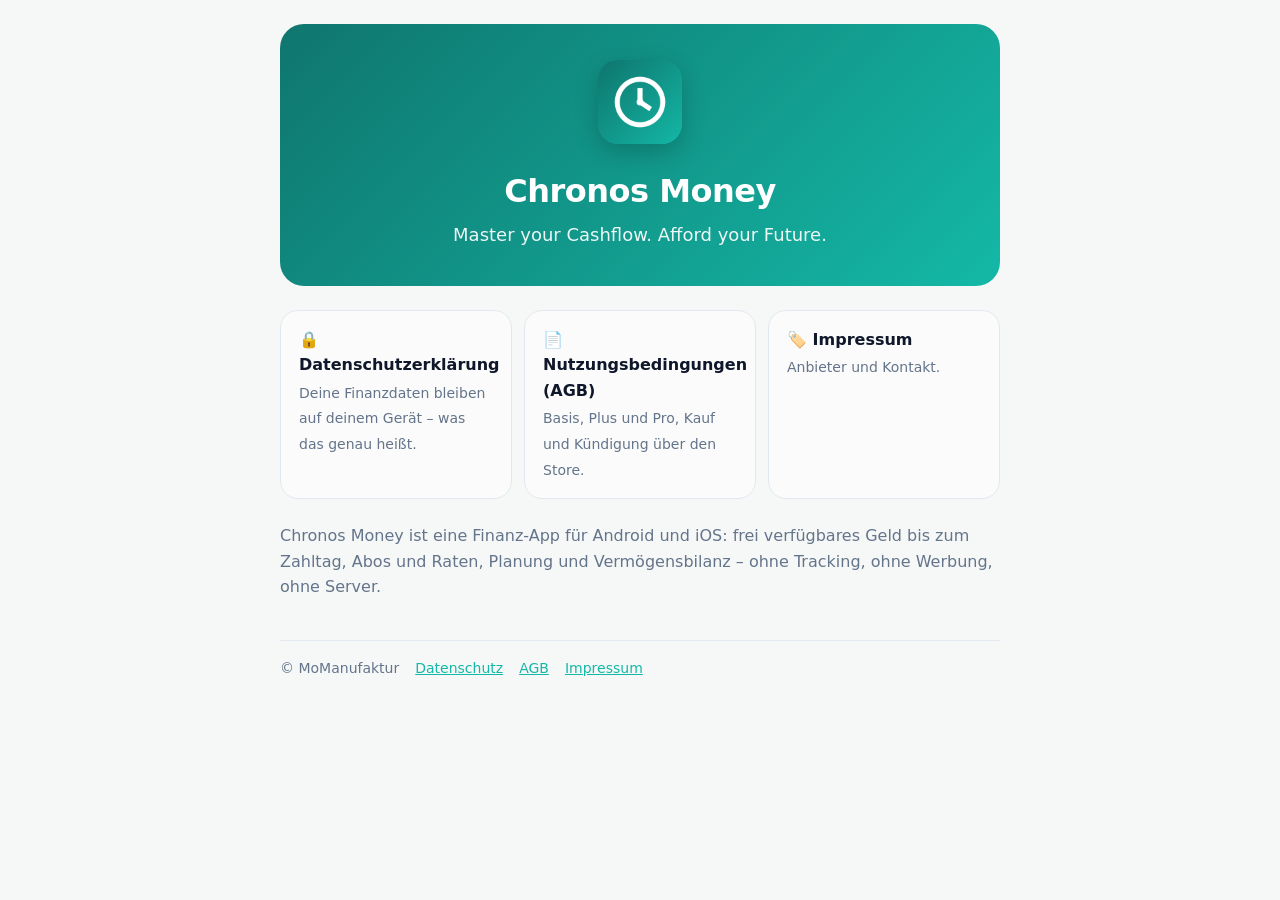
<file: index.html>
<!doctype html>
<html lang="de">
<head>
<meta charset="utf-8">
<meta name="viewport" content="width=device-width, initial-scale=1">
<title>Chronos Money – Rechtliches</title>
<meta name="description" content="Datenschutzerklärung, Nutzungsbedingungen und Impressum der App Chronos Money von MoManufaktur.">

<meta name="theme-color" content="#0f766e">
<link rel="icon" href="icons/favicon.png">
<link rel="apple-touch-icon" href="icons/apple-touch-icon.png">
<link rel="stylesheet" href="style.css">
</head>
<body>
<main class="wrap">
<section class="hero">
  <img src="icons/icon-512.png" alt="Chronos Money Logo">
  <h1>Chronos Money</h1>
  <p>Master your Cashflow. Afford your Future.</p>
</section>
<div class="grid">
  <a class="card linkcard" href="datenschutz.html"><b>🔒 Datenschutzerklärung</b><span>Deine Finanzdaten bleiben auf deinem Gerät – was das genau heißt.</span></a>
  <a class="card linkcard" href="agb.html"><b>📄 Nutzungsbedingungen (AGB)</b><span>Basis, Plus und Pro, Kauf und Kündigung über den Store.</span></a>
  <a class="card linkcard" href="impressum.html"><b>🏷️ Impressum</b><span>Anbieter und Kontakt.</span></a>
</div>
<p class="muted">Chronos Money ist eine Finanz-App für Android und iOS: frei verfügbares Geld bis zum Zahltag, Abos und Raten, Planung und Vermögensbilanz – ohne Tracking, ohne Werbung, ohne Server.</p>
<footer><span>© MoManufaktur</span><a href="datenschutz.html">Datenschutz</a><a href="agb.html">AGB</a><a href="impressum.html">Impressum</a></footer>
</main>
</body>
</html>
</file>
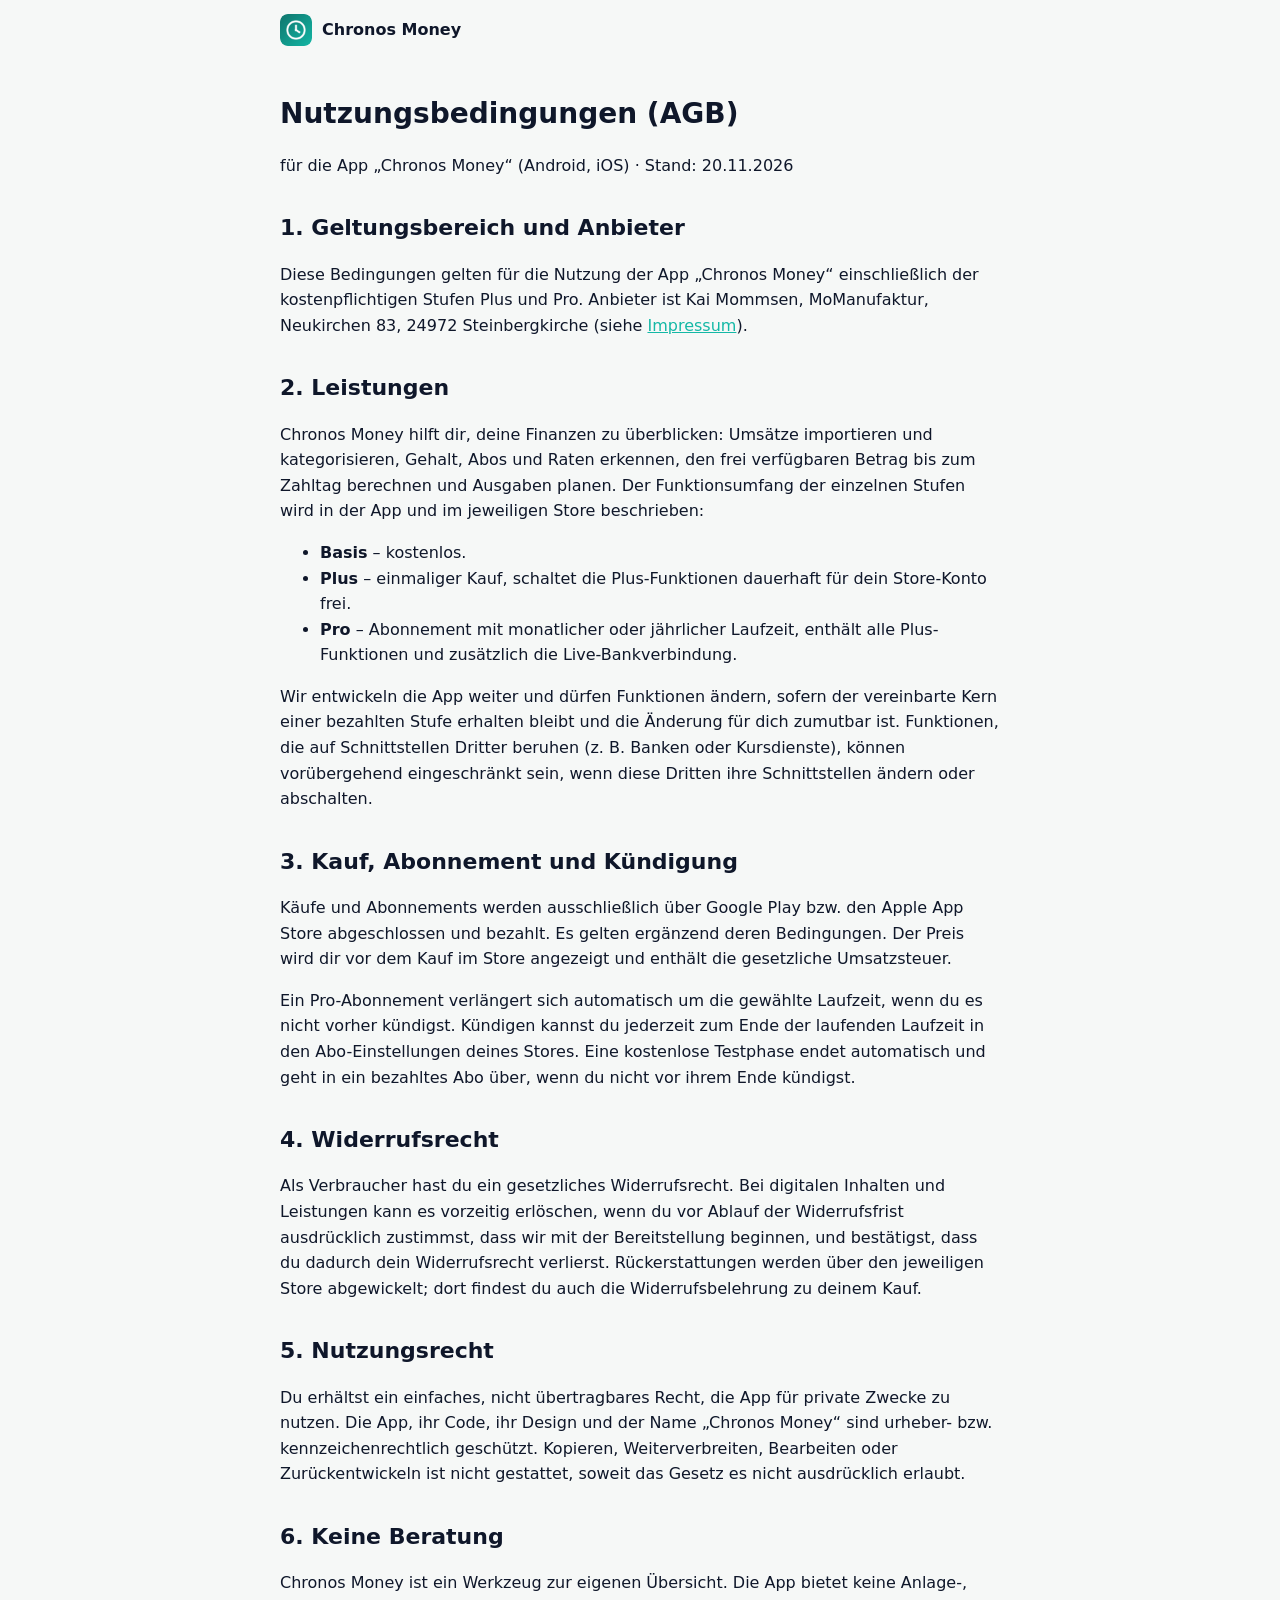
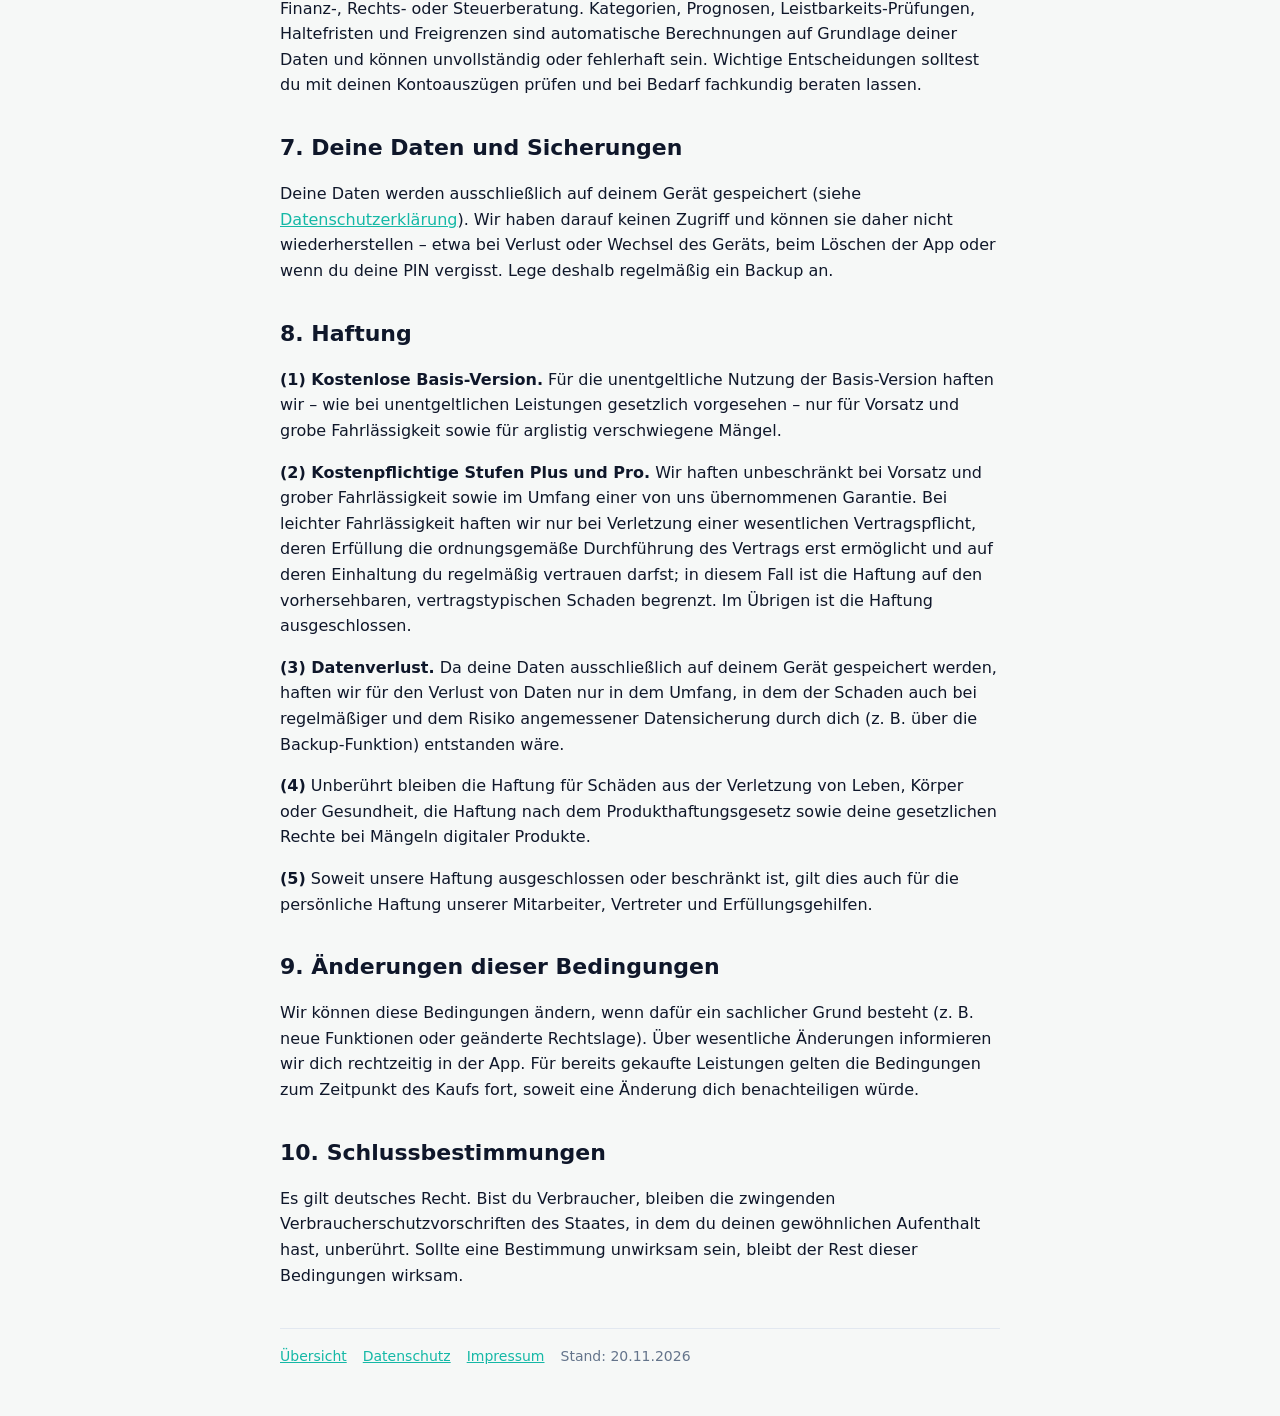
<file: agb.html>
<!doctype html>
<html lang="de">
<head>
<meta charset="utf-8">
<meta name="viewport" content="width=device-width, initial-scale=1">
<title>Nutzungsbedingungen (AGB) – Chronos Money</title>

<link rel="icon" href="icons/favicon.png">
<link rel="stylesheet" href="style.css">
</head>
<body>
<header class="top"><img src="icons/icon-192.png" alt=""><a href="./">Chronos Money</a></header>
<main class="wrap legal">
<h1>Nutzungsbedingungen (AGB)</h1>
<p class="muted">für die App „Chronos Money“ (Android, iOS) · Stand: 20.11.2026</p>

<h2>1. Geltungsbereich und Anbieter</h2>
<p>Diese Bedingungen gelten für die Nutzung der App „Chronos Money“ einschließlich der kostenpflichtigen Stufen Plus und Pro. Anbieter ist Kai Mommsen, MoManufaktur, Neukirchen 83, 24972 Steinbergkirche (siehe <a href="impressum.html">Impressum</a>).</p>

<h2>2. Leistungen</h2>
<p>Chronos Money hilft dir, deine Finanzen zu überblicken: Umsätze importieren und kategorisieren, Gehalt, Abos und Raten erkennen, den frei verfügbaren Betrag bis zum Zahltag berechnen und Ausgaben planen. Der Funktionsumfang der einzelnen Stufen wird in der App und im jeweiligen Store beschrieben:</p>
<ul>
<li><b>Basis</b> – kostenlos.</li>
<li><b>Plus</b> – einmaliger Kauf, schaltet die Plus-Funktionen dauerhaft für dein Store-Konto frei.</li>
<li><b>Pro</b> – Abonnement mit monatlicher oder jährlicher Laufzeit, enthält alle Plus-Funktionen und zusätzlich die Live-Bankverbindung.</li>
</ul>
<p>Wir entwickeln die App weiter und dürfen Funktionen ändern, sofern der vereinbarte Kern einer bezahlten Stufe erhalten bleibt und die Änderung für dich zumutbar ist. Funktionen, die auf Schnittstellen Dritter beruhen (z. B. Banken oder Kursdienste), können vorübergehend eingeschränkt sein, wenn diese Dritten ihre Schnittstellen ändern oder abschalten.</p>

<h2>3. Kauf, Abonnement und Kündigung</h2>
<p>Käufe und Abonnements werden ausschließlich über Google Play bzw. den Apple App Store abgeschlossen und bezahlt. Es gelten ergänzend deren Bedingungen. Der Preis wird dir vor dem Kauf im Store angezeigt und enthält die gesetzliche Umsatzsteuer.</p>
<p>Ein Pro-Abonnement verlängert sich automatisch um die gewählte Laufzeit, wenn du es nicht vorher kündigst. Kündigen kannst du jederzeit zum Ende der laufenden Laufzeit in den Abo-Einstellungen deines Stores. Eine kostenlose Testphase endet automatisch und geht in ein bezahltes Abo über, wenn du nicht vor ihrem Ende kündigst.</p>

<h2>4. Widerrufsrecht</h2>
<p>Als Verbraucher hast du ein gesetzliches Widerrufsrecht. Bei digitalen Inhalten und Leistungen kann es vorzeitig erlöschen, wenn du vor Ablauf der Widerrufsfrist ausdrücklich zustimmst, dass wir mit der Bereitstellung beginnen, und bestätigst, dass du dadurch dein Widerrufsrecht verlierst. Rückerstattungen werden über den jeweiligen Store abgewickelt; dort findest du auch die Widerrufsbelehrung zu deinem Kauf.</p>

<h2>5. Nutzungsrecht</h2>
<p>Du erhältst ein einfaches, nicht übertragbares Recht, die App für private Zwecke zu nutzen. Die App, ihr Code, ihr Design und der Name „Chronos Money“ sind urheber- bzw. kennzeichenrechtlich geschützt. Kopieren, Weiterverbreiten, Bearbeiten oder Zurückentwickeln ist nicht gestattet, soweit das Gesetz es nicht ausdrücklich erlaubt.</p>

<h2>6. Keine Beratung</h2>
<p>Chronos Money ist ein Werkzeug zur eigenen Übersicht. Die App bietet keine Anlage-, Finanz-, Rechts- oder Steuerberatung. Kategorien, Prognosen, Leistbarkeits-Prüfungen, Haltefristen und Freigrenzen sind automatische Berechnungen auf Grundlage deiner Daten und können unvollständig oder fehlerhaft sein. Wichtige Entscheidungen solltest du mit deinen Kontoauszügen prüfen und bei Bedarf fachkundig beraten lassen.</p>

<h2>7. Deine Daten und Sicherungen</h2>
<p>Deine Daten werden ausschließlich auf deinem Gerät gespeichert (siehe <a href="datenschutz.html">Datenschutzerklärung</a>). Wir haben darauf keinen Zugriff und können sie daher nicht wiederherstellen – etwa bei Verlust oder Wechsel des Geräts, beim Löschen der App oder wenn du deine PIN vergisst. Lege deshalb regelmäßig ein Backup an.</p>

<h2>8. Haftung</h2>
<p><b>(1) Kostenlose Basis-Version.</b> Für die unentgeltliche Nutzung der Basis-Version haften wir – wie bei unentgeltlichen Leistungen gesetzlich vorgesehen – nur für Vorsatz und grobe Fahrlässigkeit sowie für arglistig verschwiegene Mängel.</p>
<p><b>(2) Kostenpflichtige Stufen Plus und Pro.</b> Wir haften unbeschränkt bei Vorsatz und grober Fahrlässigkeit sowie im Umfang einer von uns übernommenen Garantie. Bei leichter Fahrlässigkeit haften wir nur bei Verletzung einer wesentlichen Vertragspflicht, deren Erfüllung die ordnungsgemäße Durchführung des Vertrags erst ermöglicht und auf deren Einhaltung du regelmäßig vertrauen darfst; in diesem Fall ist die Haftung auf den vorhersehbaren, vertragstypischen Schaden begrenzt. Im Übrigen ist die Haftung ausgeschlossen.</p>
<p><b>(3) Datenverlust.</b> Da deine Daten ausschließlich auf deinem Gerät gespeichert werden, haften wir für den Verlust von Daten nur in dem Umfang, in dem der Schaden auch bei regelmäßiger und dem Risiko angemessener Datensicherung durch dich (z. B. über die Backup-Funktion) entstanden wäre.</p>
<p><b>(4)</b> Unberührt bleiben die Haftung für Schäden aus der Verletzung von Leben, Körper oder Gesundheit, die Haftung nach dem Produkthaftungsgesetz sowie deine gesetzlichen Rechte bei Mängeln digitaler Produkte.</p>
<p><b>(5)</b> Soweit unsere Haftung ausgeschlossen oder beschränkt ist, gilt dies auch für die persönliche Haftung unserer Mitarbeiter, Vertreter und Erfüllungsgehilfen.</p>

<h2>9. Änderungen dieser Bedingungen</h2>
<p>Wir können diese Bedingungen ändern, wenn dafür ein sachlicher Grund besteht (z. B. neue Funktionen oder geänderte Rechtslage). Über wesentliche Änderungen informieren wir dich rechtzeitig in der App. Für bereits gekaufte Leistungen gelten die Bedingungen zum Zeitpunkt des Kaufs fort, soweit eine Änderung dich benachteiligen würde.</p>

<h2>10. Schlussbestimmungen</h2>
<p>Es gilt deutsches Recht. Bist du Verbraucher, bleiben die zwingenden Verbraucherschutzvorschriften des Staates, in dem du deinen gewöhnlichen Aufenthalt hast, unberührt. Sollte eine Bestimmung unwirksam sein, bleibt der Rest dieser Bedingungen wirksam.</p>

<footer><a href="./">Übersicht</a><a href="datenschutz.html">Datenschutz</a><a href="impressum.html">Impressum</a><span>Stand: 20.11.2026</span></footer>
</main>
</body>
</html>
</file>
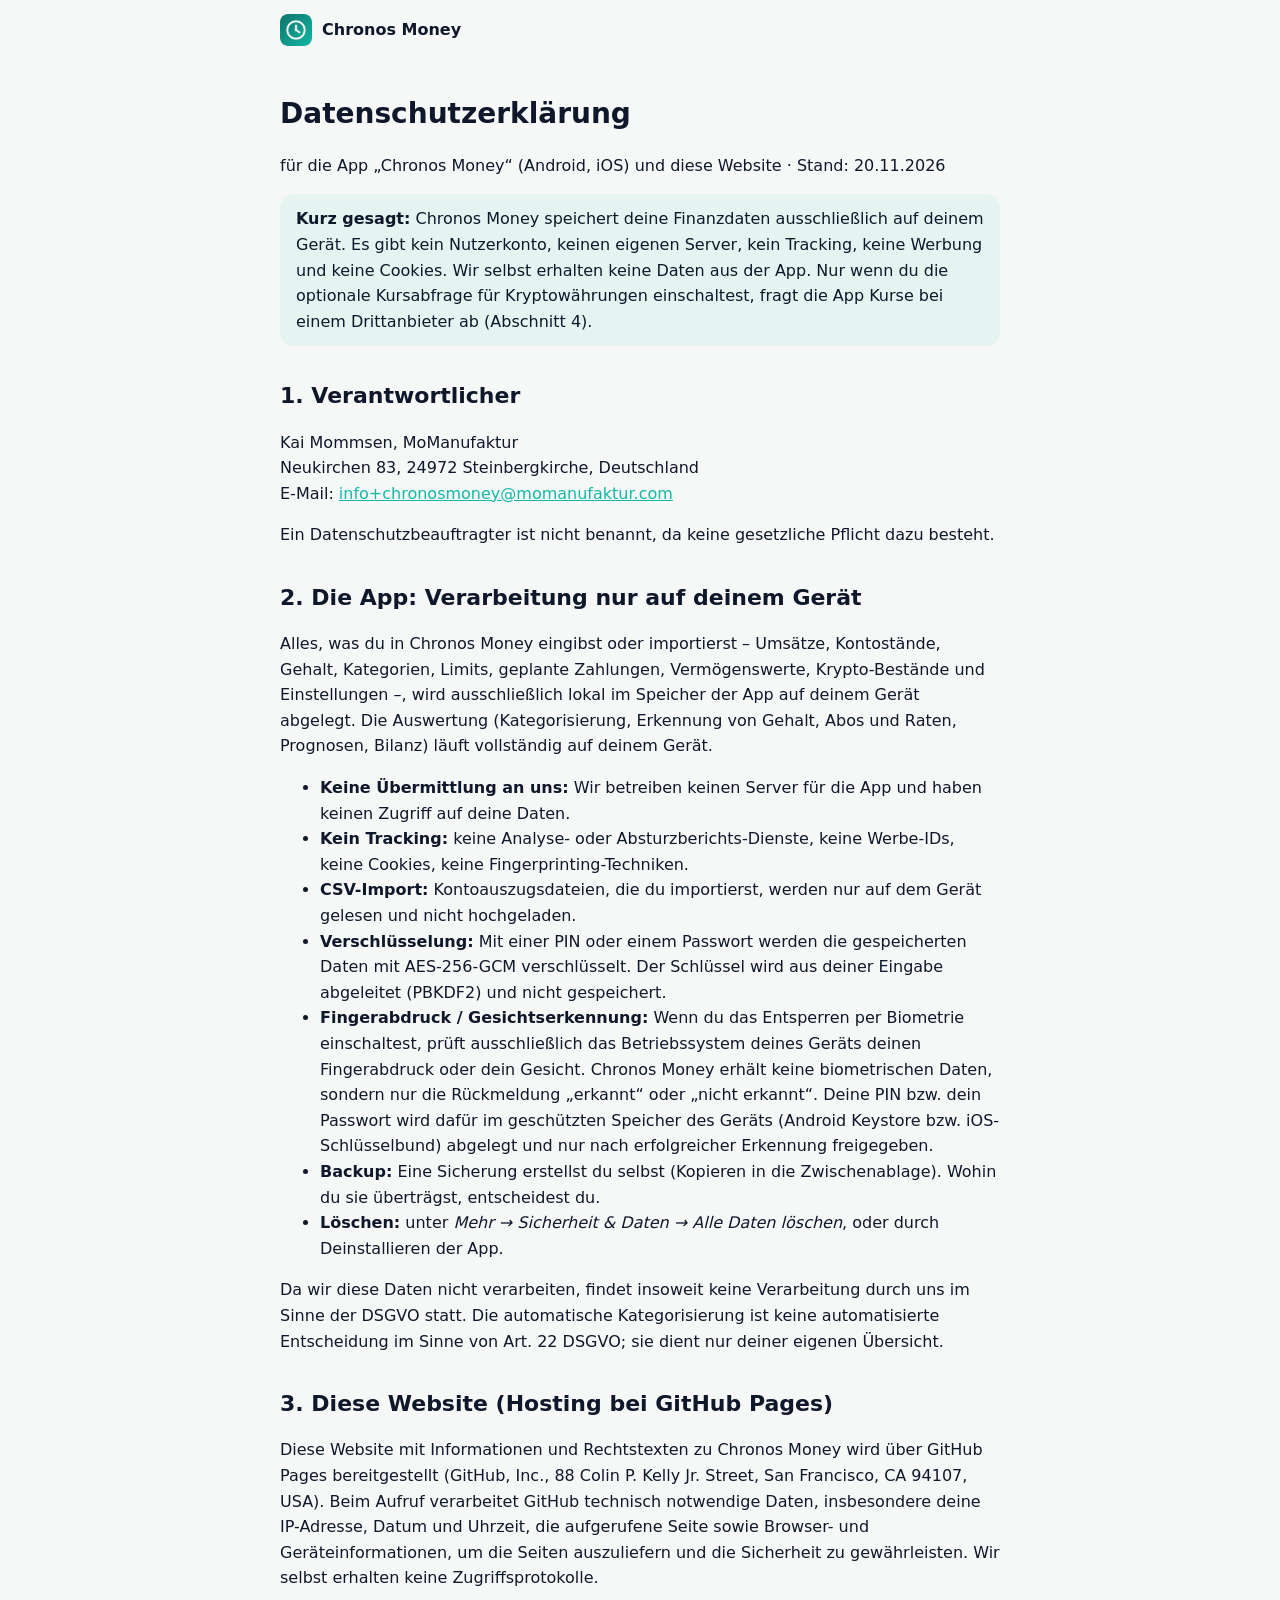
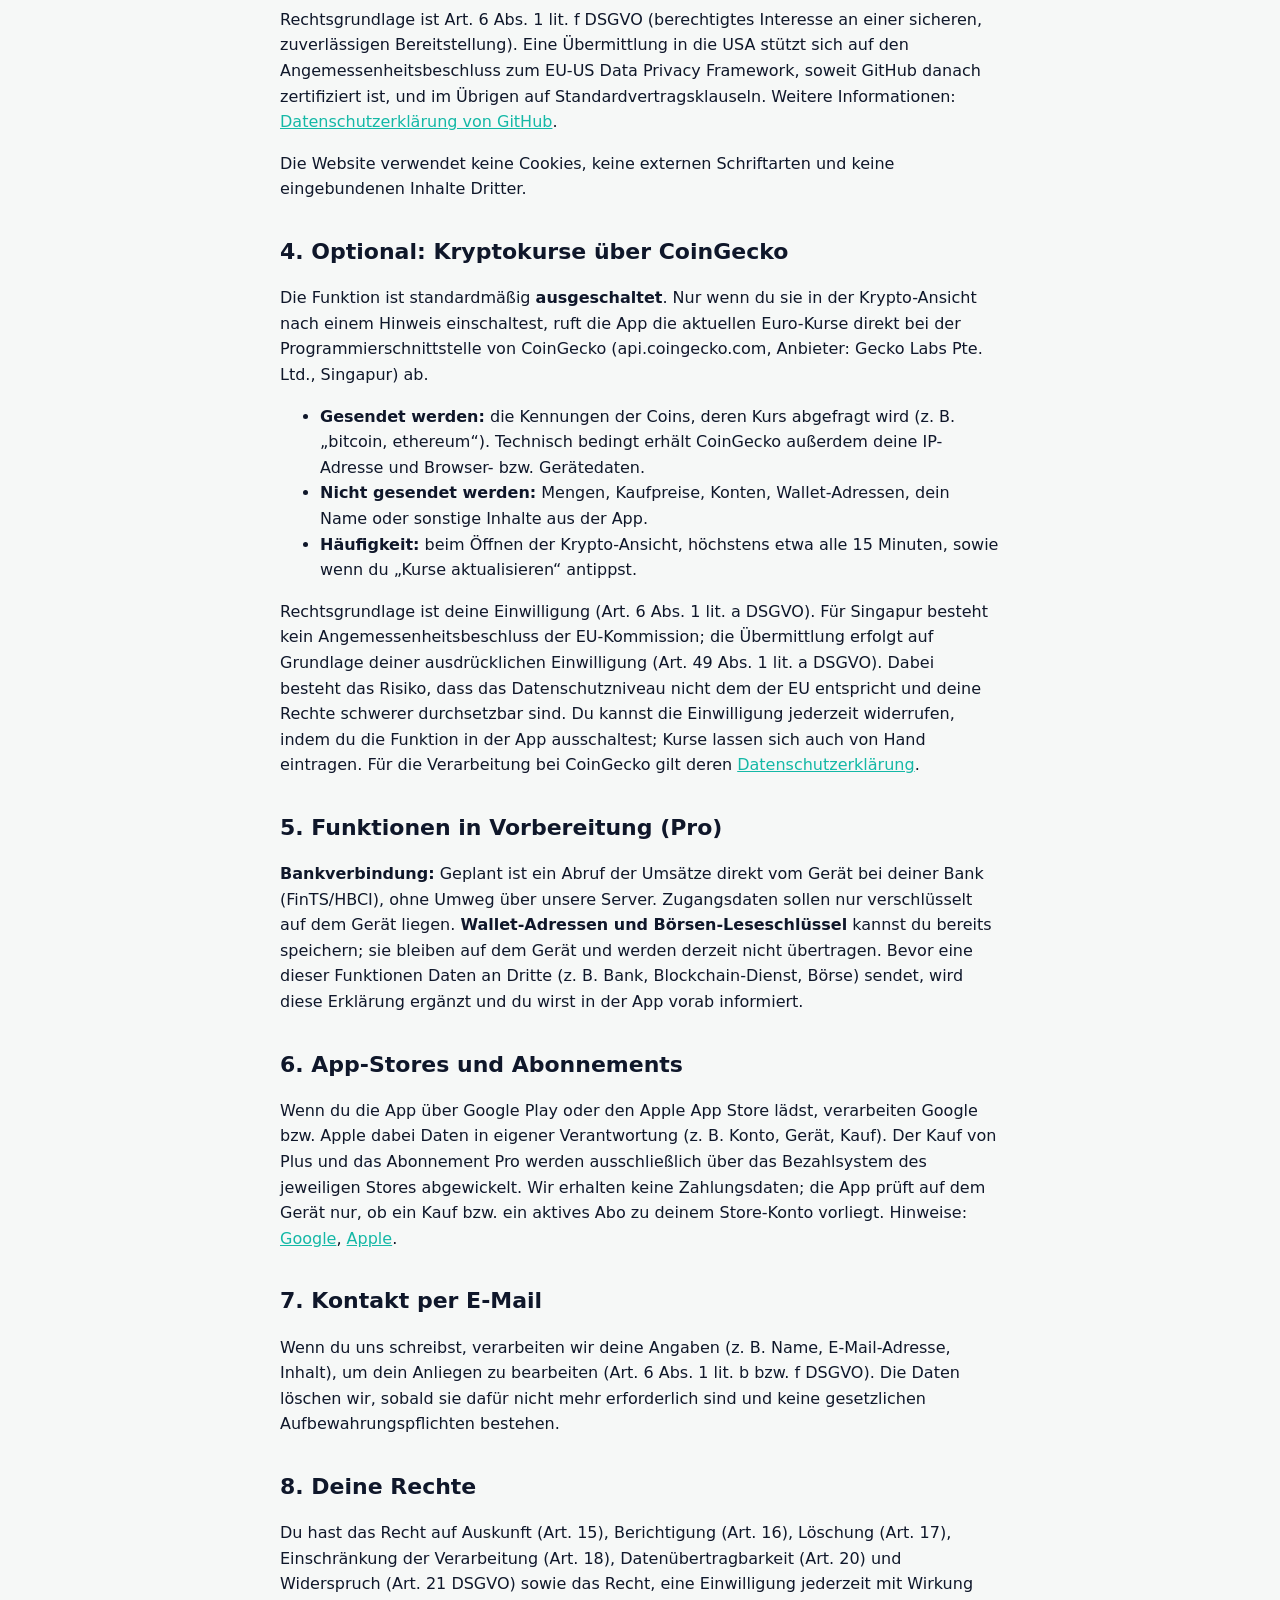
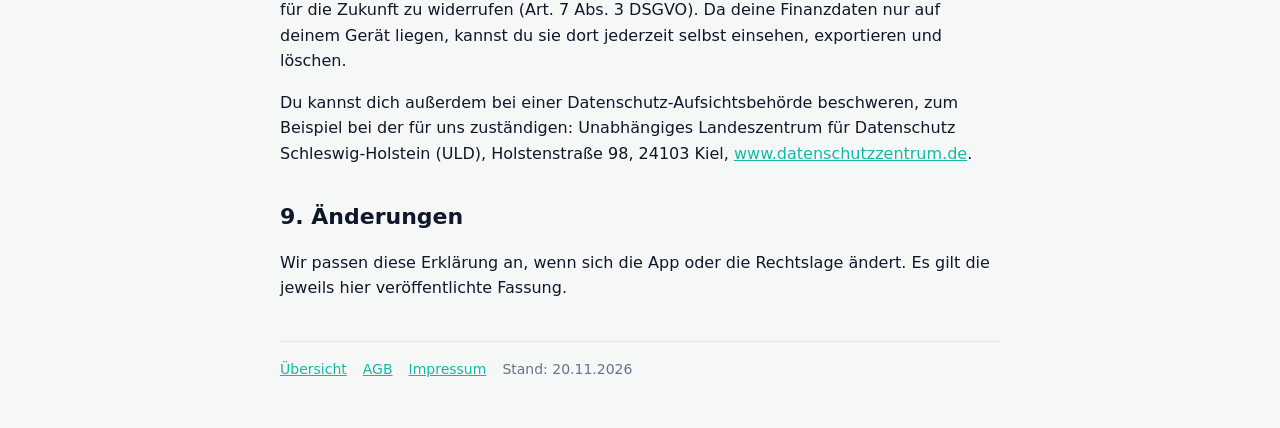
<file: datenschutz.html>
<!doctype html>
<html lang="de">
<head>
<meta charset="utf-8">
<meta name="viewport" content="width=device-width, initial-scale=1">
<title>Datenschutzerklärung – Chronos Money</title>

<link rel="icon" href="icons/favicon.png">
<link rel="stylesheet" href="style.css">
</head>
<body>
<header class="top"><img src="icons/icon-192.png" alt=""><a href="./">Chronos Money</a></header>
<main class="wrap legal">
<h1>Datenschutzerklärung</h1>
<p class="muted">für die App „Chronos Money“ (Android, iOS) und diese Website · Stand: 20.11.2026</p>

<div class="note"><b>Kurz gesagt:</b> Chronos Money speichert deine Finanzdaten ausschließlich auf deinem Gerät. Es gibt kein Nutzerkonto, keinen eigenen Server, kein Tracking, keine Werbung und keine Cookies. Wir selbst erhalten keine Daten aus der App. Nur wenn du die optionale Kursabfrage für Kryptowährungen einschaltest, fragt die App Kurse bei einem Drittanbieter ab (Abschnitt 4).</div>

<h2>1. Verantwortlicher</h2>
<p>Kai Mommsen, MoManufaktur<br>Neukirchen 83, 24972 Steinbergkirche, Deutschland<br>E-Mail: <a href="mailto:info+chronosmoney@momanufaktur.com">info+chronosmoney@momanufaktur.com</a></p>
<p>Ein Datenschutzbeauftragter ist nicht benannt, da keine gesetzliche Pflicht dazu besteht.</p>

<h2>2. Die App: Verarbeitung nur auf deinem Gerät</h2>
<p>Alles, was du in Chronos Money eingibst oder importierst – Umsätze, Kontostände, Gehalt, Kategorien, Limits, geplante Zahlungen, Vermögenswerte, Krypto-Bestände und Einstellungen –, wird ausschließlich lokal im Speicher der App auf deinem Gerät abgelegt. Die Auswertung (Kategorisierung, Erkennung von Gehalt, Abos und Raten, Prognosen, Bilanz) läuft vollständig auf deinem Gerät.</p>
<ul>
<li><b>Keine Übermittlung an uns:</b> Wir betreiben keinen Server für die App und haben keinen Zugriff auf deine Daten.</li>
<li><b>Kein Tracking:</b> keine Analyse- oder Absturzberichts-Dienste, keine Werbe-IDs, keine Cookies, keine Fingerprinting-Techniken.</li>
<li><b>CSV-Import:</b> Kontoauszugsdateien, die du importierst, werden nur auf dem Gerät gelesen und nicht hochgeladen.</li>
<li><b>Verschlüsselung:</b> Mit einer PIN oder einem Passwort werden die gespeicherten Daten mit AES-256-GCM verschlüsselt. Der Schlüssel wird aus deiner Eingabe abgeleitet (PBKDF2) und nicht gespeichert.</li>
<li><b>Fingerabdruck / Gesichtserkennung:</b> Wenn du das Entsperren per Biometrie einschaltest, prüft ausschließlich das Betriebssystem deines Geräts deinen Fingerabdruck oder dein Gesicht. Chronos Money erhält keine biometrischen Daten, sondern nur die Rückmeldung „erkannt“ oder „nicht erkannt“. Deine PIN bzw. dein Passwort wird dafür im geschützten Speicher des Geräts (Android Keystore bzw. iOS-Schlüsselbund) abgelegt und nur nach erfolgreicher Erkennung freigegeben.</li>
<li><b>Backup:</b> Eine Sicherung erstellst du selbst (Kopieren in die Zwischenablage). Wohin du sie überträgst, entscheidest du.</li>
<li><b>Löschen:</b> unter <i>Mehr → Sicherheit &amp; Daten → Alle Daten löschen</i>, oder durch Deinstallieren der App.</li>
</ul>
<p>Da wir diese Daten nicht verarbeiten, findet insoweit keine Verarbeitung durch uns im Sinne der DSGVO statt. Die automatische Kategorisierung ist keine automatisierte Entscheidung im Sinne von Art. 22 DSGVO; sie dient nur deiner eigenen Übersicht.</p>

<h2>3. Diese Website (Hosting bei GitHub Pages)</h2>
<p>Diese Website mit Informationen und Rechtstexten zu Chronos Money wird über GitHub Pages bereitgestellt (GitHub, Inc., 88 Colin P. Kelly Jr. Street, San Francisco, CA 94107, USA). Beim Aufruf verarbeitet GitHub technisch notwendige Daten, insbesondere deine IP-Adresse, Datum und Uhrzeit, die aufgerufene Seite sowie Browser- und Geräteinformationen, um die Seiten auszuliefern und die Sicherheit zu gewährleisten. Wir selbst erhalten keine Zugriffsprotokolle.</p>
<p>Rechtsgrundlage ist Art. 6 Abs. 1 lit. f DSGVO (berechtigtes Interesse an einer sicheren, zuverlässigen Bereitstellung). Eine Übermittlung in die USA stützt sich auf den Angemessenheitsbeschluss zum EU-US Data Privacy Framework, soweit GitHub danach zertifiziert ist, und im Übrigen auf Standardvertragsklauseln. Weitere Informationen: <a href="https://docs.github.com/de/site-policy/privacy-policies/github-general-privacy-statement" rel="noopener">Datenschutzerklärung von GitHub</a>.</p>
<p>Die Website verwendet keine Cookies, keine externen Schriftarten und keine eingebundenen Inhalte Dritter.</p>

<h2>4. Optional: Kryptokurse über CoinGecko</h2>
<p>Die Funktion ist standardmäßig <b>ausgeschaltet</b>. Nur wenn du sie in der Krypto-Ansicht nach einem Hinweis einschaltest, ruft die App die aktuellen Euro-Kurse direkt bei der Programmierschnittstelle von CoinGecko (api.coingecko.com, Anbieter: Gecko Labs Pte. Ltd., Singapur) ab.</p>
<ul>
<li><b>Gesendet werden:</b> die Kennungen der Coins, deren Kurs abgefragt wird (z. B. „bitcoin, ethereum“). Technisch bedingt erhält CoinGecko außerdem deine IP-Adresse und Browser- bzw. Gerätedaten.</li>
<li><b>Nicht gesendet werden:</b> Mengen, Kaufpreise, Konten, Wallet-Adressen, dein Name oder sonstige Inhalte aus der App.</li>
<li><b>Häufigkeit:</b> beim Öffnen der Krypto-Ansicht, höchstens etwa alle 15 Minuten, sowie wenn du „Kurse aktualisieren“ antippst.</li>
</ul>
<p>Rechtsgrundlage ist deine Einwilligung (Art. 6 Abs. 1 lit. a DSGVO). Für Singapur besteht kein Angemessenheitsbeschluss der EU-Kommission; die Übermittlung erfolgt auf Grundlage deiner ausdrücklichen Einwilligung (Art. 49 Abs. 1 lit. a DSGVO). Dabei besteht das Risiko, dass das Datenschutzniveau nicht dem der EU entspricht und deine Rechte schwerer durchsetzbar sind. Du kannst die Einwilligung jederzeit widerrufen, indem du die Funktion in der App ausschaltest; Kurse lassen sich auch von Hand eintragen. Für die Verarbeitung bei CoinGecko gilt deren <a href="https://www.coingecko.com/en/privacy" rel="noopener">Datenschutzerklärung</a>.</p>

<h2>5. Funktionen in Vorbereitung (Pro)</h2>
<p><b>Bankverbindung:</b> Geplant ist ein Abruf der Umsätze direkt vom Gerät bei deiner Bank (FinTS/HBCI), ohne Umweg über unsere Server. Zugangsdaten sollen nur verschlüsselt auf dem Gerät liegen. <b>Wallet-Adressen und Börsen-Leseschlüssel</b> kannst du bereits speichern; sie bleiben auf dem Gerät und werden derzeit nicht übertragen. Bevor eine dieser Funktionen Daten an Dritte (z. B. Bank, Blockchain-Dienst, Börse) sendet, wird diese Erklärung ergänzt und du wirst in der App vorab informiert.</p>

<h2>6. App-Stores und Abonnements</h2>
<p>Wenn du die App über Google Play oder den Apple App Store lädst, verarbeiten Google bzw. Apple dabei Daten in eigener Verantwortung (z. B. Konto, Gerät, Kauf). Der Kauf von Plus und das Abonnement Pro werden ausschließlich über das Bezahlsystem des jeweiligen Stores abgewickelt. Wir erhalten keine Zahlungsdaten; die App prüft auf dem Gerät nur, ob ein Kauf bzw. ein aktives Abo zu deinem Store-Konto vorliegt. Hinweise: <a href="https://policies.google.com/privacy?hl=de" rel="noopener">Google</a>, <a href="https://www.apple.com/de/legal/privacy/" rel="noopener">Apple</a>.</p>

<h2>7. Kontakt per E-Mail</h2>
<p>Wenn du uns schreibst, verarbeiten wir deine Angaben (z. B. Name, E-Mail-Adresse, Inhalt), um dein Anliegen zu bearbeiten (Art. 6 Abs. 1 lit. b bzw. f DSGVO). Die Daten löschen wir, sobald sie dafür nicht mehr erforderlich sind und keine gesetzlichen Aufbewahrungspflichten bestehen.</p>

<h2>8. Deine Rechte</h2>
<p>Du hast das Recht auf Auskunft (Art. 15), Berichtigung (Art. 16), Löschung (Art. 17), Einschränkung der Verarbeitung (Art. 18), Datenübertragbarkeit (Art. 20) und Widerspruch (Art. 21 DSGVO) sowie das Recht, eine Einwilligung jederzeit mit Wirkung für die Zukunft zu widerrufen (Art. 7 Abs. 3 DSGVO). Da deine Finanzdaten nur auf deinem Gerät liegen, kannst du sie dort jederzeit selbst einsehen, exportieren und löschen.</p>
<p>Du kannst dich außerdem bei einer Datenschutz-Aufsichtsbehörde beschweren, zum Beispiel bei der für uns zuständigen: Unabhängiges Landeszentrum für Datenschutz Schleswig-Holstein (ULD), Holstenstraße 98, 24103 Kiel, <a href="https://www.datenschutzzentrum.de" rel="noopener">www.datenschutzzentrum.de</a>.</p>

<h2>9. Änderungen</h2>
<p>Wir passen diese Erklärung an, wenn sich die App oder die Rechtslage ändert. Es gilt die jeweils hier veröffentlichte Fassung.</p>

<footer><a href="./">Übersicht</a><a href="agb.html">AGB</a><a href="impressum.html">Impressum</a><span>Stand: 20.11.2026</span></footer>
</main>
</body>
</html>
</file>
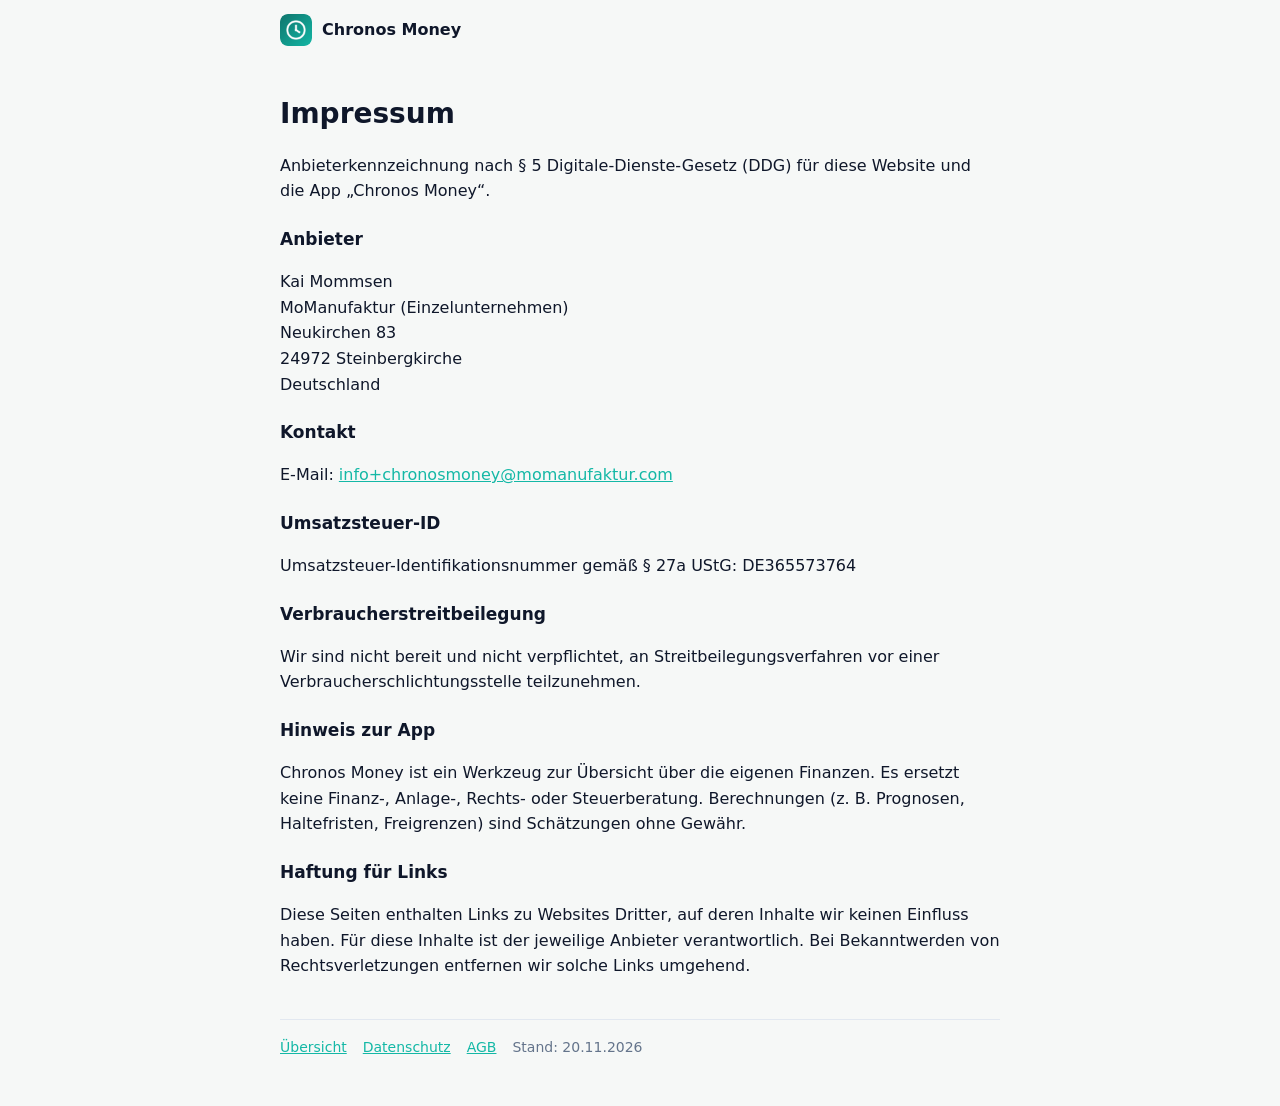
<file: impressum.html>
<!doctype html>
<html lang="de">
<head>
<meta charset="utf-8">
<meta name="viewport" content="width=device-width, initial-scale=1">
<title>Impressum – Chronos Money</title>

<link rel="icon" href="icons/favicon.png">
<link rel="stylesheet" href="style.css">
</head>
<body>
<header class="top"><img src="icons/icon-192.png" alt=""><a href="./">Chronos Money</a></header>
<main class="wrap legal">
<h1>Impressum</h1>
<p class="muted">Anbieterkennzeichnung nach § 5 Digitale-Dienste-Gesetz (DDG) für diese Website und die App „Chronos Money“.</p>

<h3>Anbieter</h3>
<p>Kai Mommsen<br>MoManufaktur (Einzelunternehmen)<br>Neukirchen 83<br>24972 Steinbergkirche<br>Deutschland</p>

<h3>Kontakt</h3>
<p>E-Mail: <a href="mailto:info+chronosmoney@momanufaktur.com">info+chronosmoney@momanufaktur.com</a></p>
<h3>Umsatzsteuer-ID</h3><p>Umsatzsteuer-Identifikationsnummer gemäß § 27a UStG: DE365573764</p>

<h3>Verbraucherstreitbeilegung</h3>
<p>Wir sind nicht bereit und nicht verpflichtet, an Streitbeilegungsverfahren vor einer Verbraucherschlichtungsstelle teilzunehmen.</p>

<h3>Hinweis zur App</h3>
<p>Chronos Money ist ein Werkzeug zur Übersicht über die eigenen Finanzen. Es ersetzt keine Finanz-, Anlage-, Rechts- oder Steuerberatung. Berechnungen (z. B. Prognosen, Haltefristen, Freigrenzen) sind Schätzungen ohne Gewähr.</p>

<h3>Haftung für Links</h3>
<p>Diese Seiten enthalten Links zu Websites Dritter, auf deren Inhalte wir keinen Einfluss haben. Für diese Inhalte ist der jeweilige Anbieter verantwortlich. Bei Bekanntwerden von Rechtsverletzungen entfernen wir solche Links umgehend.</p>

<footer><a href="./">Übersicht</a><a href="datenschutz.html">Datenschutz</a><a href="agb.html">AGB</a><span>Stand: 20.11.2026</span></footer>
</main>
</body>
</html>
</file>
<file: style.css>
:root{--ink:#0f172a;--muted:#64748b;--line:#e2e8f0;--bg:#f6f8f7;--accent:#0f766e;--accent2:#14b8a6;--soft:#e6f4f1}
@media (prefers-color-scheme:dark){:root{--ink:#e5e7eb;--muted:#94a3b8;--line:#1f2a2a;--bg:#0b1312;--soft:#12302c}}
*{box-sizing:border-box}html{-webkit-text-size-adjust:100%}
body{margin:0;font:16px/1.6 system-ui,-apple-system,"Segoe UI",Roboto,Helvetica,Arial,sans-serif;color:var(--ink);background:var(--bg)}
a{color:var(--accent2)}a:hover{text-decoration:none}
.wrap{max-width:760px;margin:0 auto;padding:24px 20px 48px}
header.top{display:flex;align-items:center;gap:10px;padding:14px 20px;max-width:760px;margin:0 auto}
header.top img{width:32px;height:32px;border-radius:8px}header.top a{color:var(--ink);text-decoration:none;font-weight:700}
.hero{background:linear-gradient(135deg,#0f766e,#14b8a6);color:#fff;border-radius:24px;padding:36px 28px;text-align:center}
.hero img{width:84px;height:84px;border-radius:20px;box-shadow:0 8px 24px rgba(0,0,0,.2)}
.hero h1{margin:14px 0 4px;font-size:32px;letter-spacing:-.5px}.hero p{margin:0;opacity:.92;font-size:18px}
.btns{display:flex;flex-wrap:wrap;gap:10px;justify-content:center;margin-top:22px}
.btn{display:inline-block;padding:13px 22px;border-radius:14px;background:#fff;color:#0f766e;font-weight:700;text-decoration:none}
.btn.alt{background:rgba(255,255,255,.16);color:#fff;border:1px solid rgba(255,255,255,.4)}
.grid{display:grid;grid-template-columns:repeat(auto-fit,minmax(200px,1fr));gap:12px;margin:24px 0}
.card{background:color-mix(in srgb,var(--bg) 60%,#fff 40%);border:1px solid var(--line);border-radius:18px;padding:16px 18px}
@media (prefers-color-scheme:dark){.card{background:#101b1a}}
.card b{display:block;margin-bottom:2px}.card span{color:var(--muted);font-size:14px}
.shots{display:flex;gap:12px;overflow-x:auto;padding:4px 2px 12px;scroll-snap-type:x mandatory}
.shots img{width:200px;border-radius:16px;scroll-snap-align:start;box-shadow:0 4px 16px rgba(0,0,0,.12)}
h2{font-size:22px;margin:32px 0 8px}h3{font-size:17px;margin:22px 0 4px}
.legal h1{font-size:28px;margin:8px 0 4px}.legal p,.legal li{color:var(--ink)}.muted{color:var(--muted)}
.todo{background:#fef3c7;color:#92400e;border-radius:6px;padding:0 6px;font-weight:600}
.note{background:var(--soft);border-radius:14px;padding:12px 16px;margin:16px 0}
footer{border-top:1px solid var(--line);margin-top:40px;padding-top:16px;font-size:14px;color:var(--muted);display:flex;gap:16px;flex-wrap:wrap}
ol.steps{padding-left:20px}ol.steps li{margin:4px 0}
.linkcard{text-decoration:none;color:inherit;display:block}.linkcard:hover{border-color:var(--accent2)}
</file>
